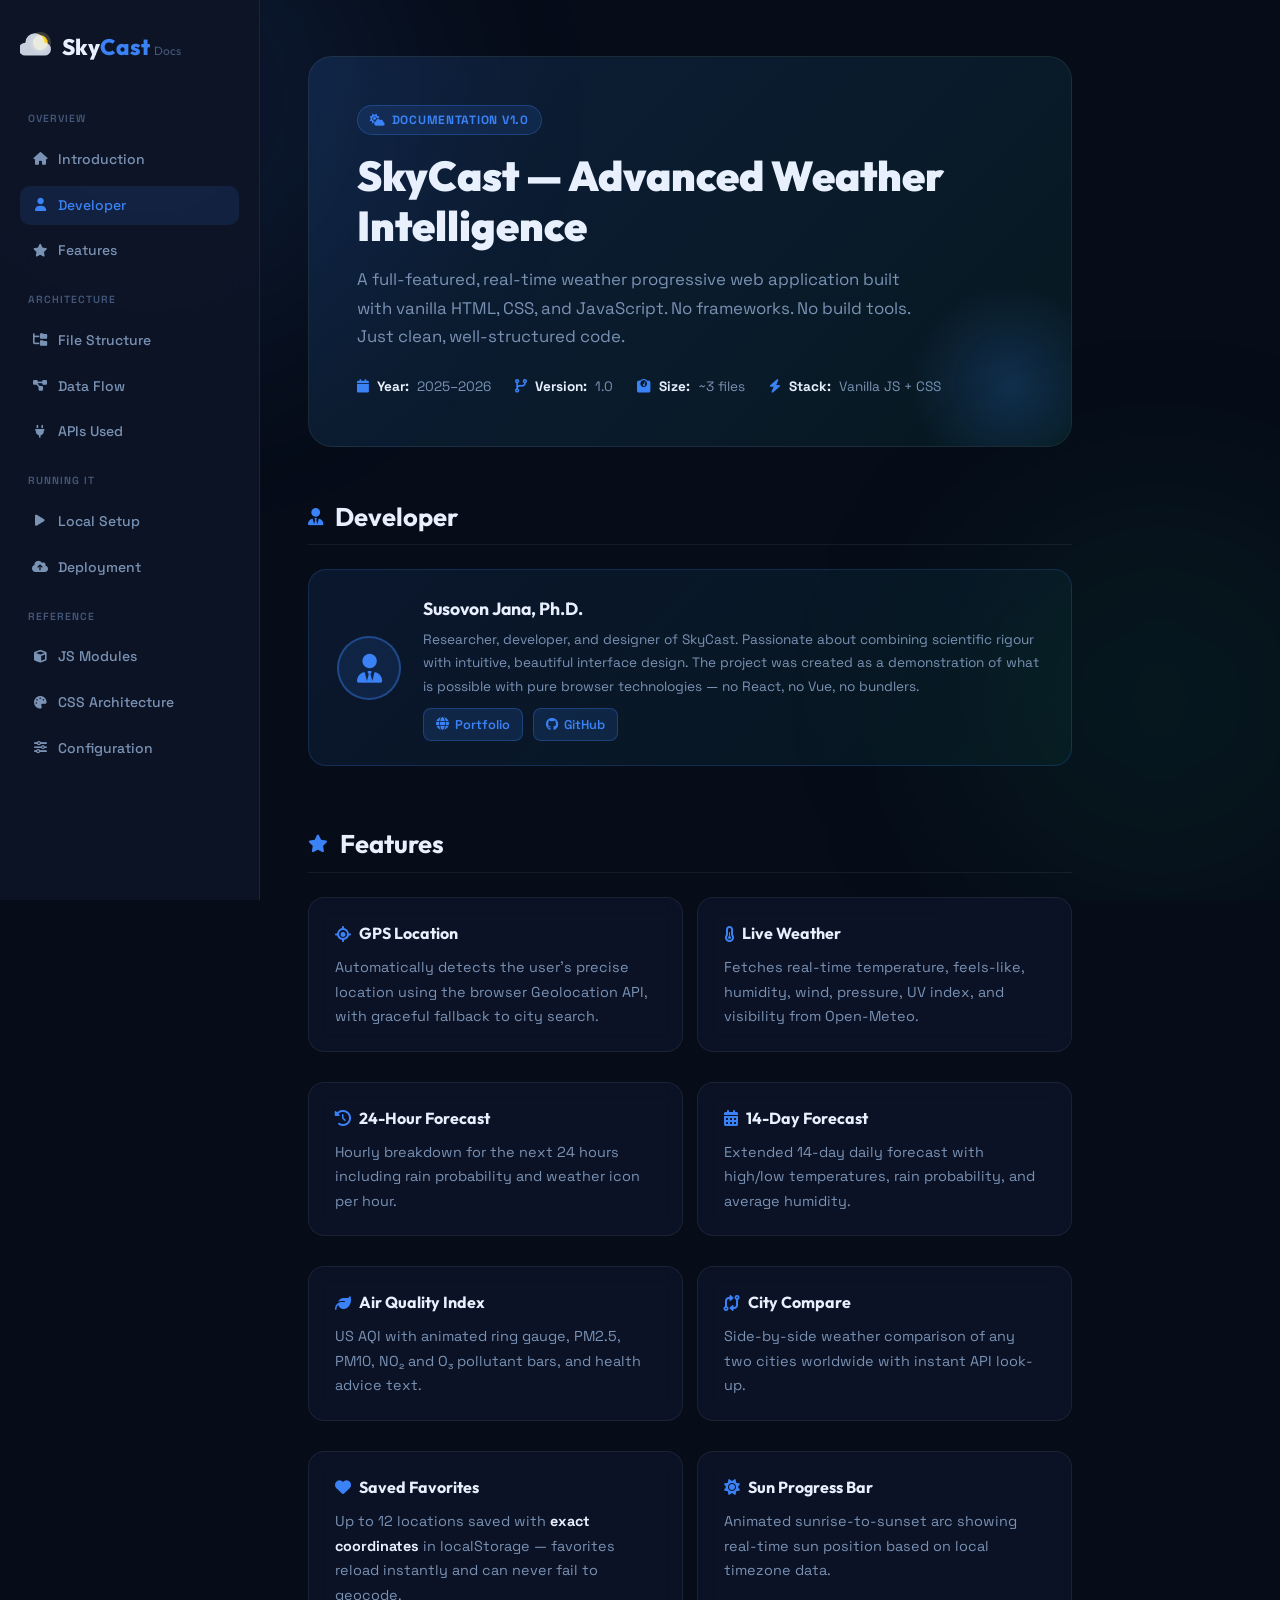
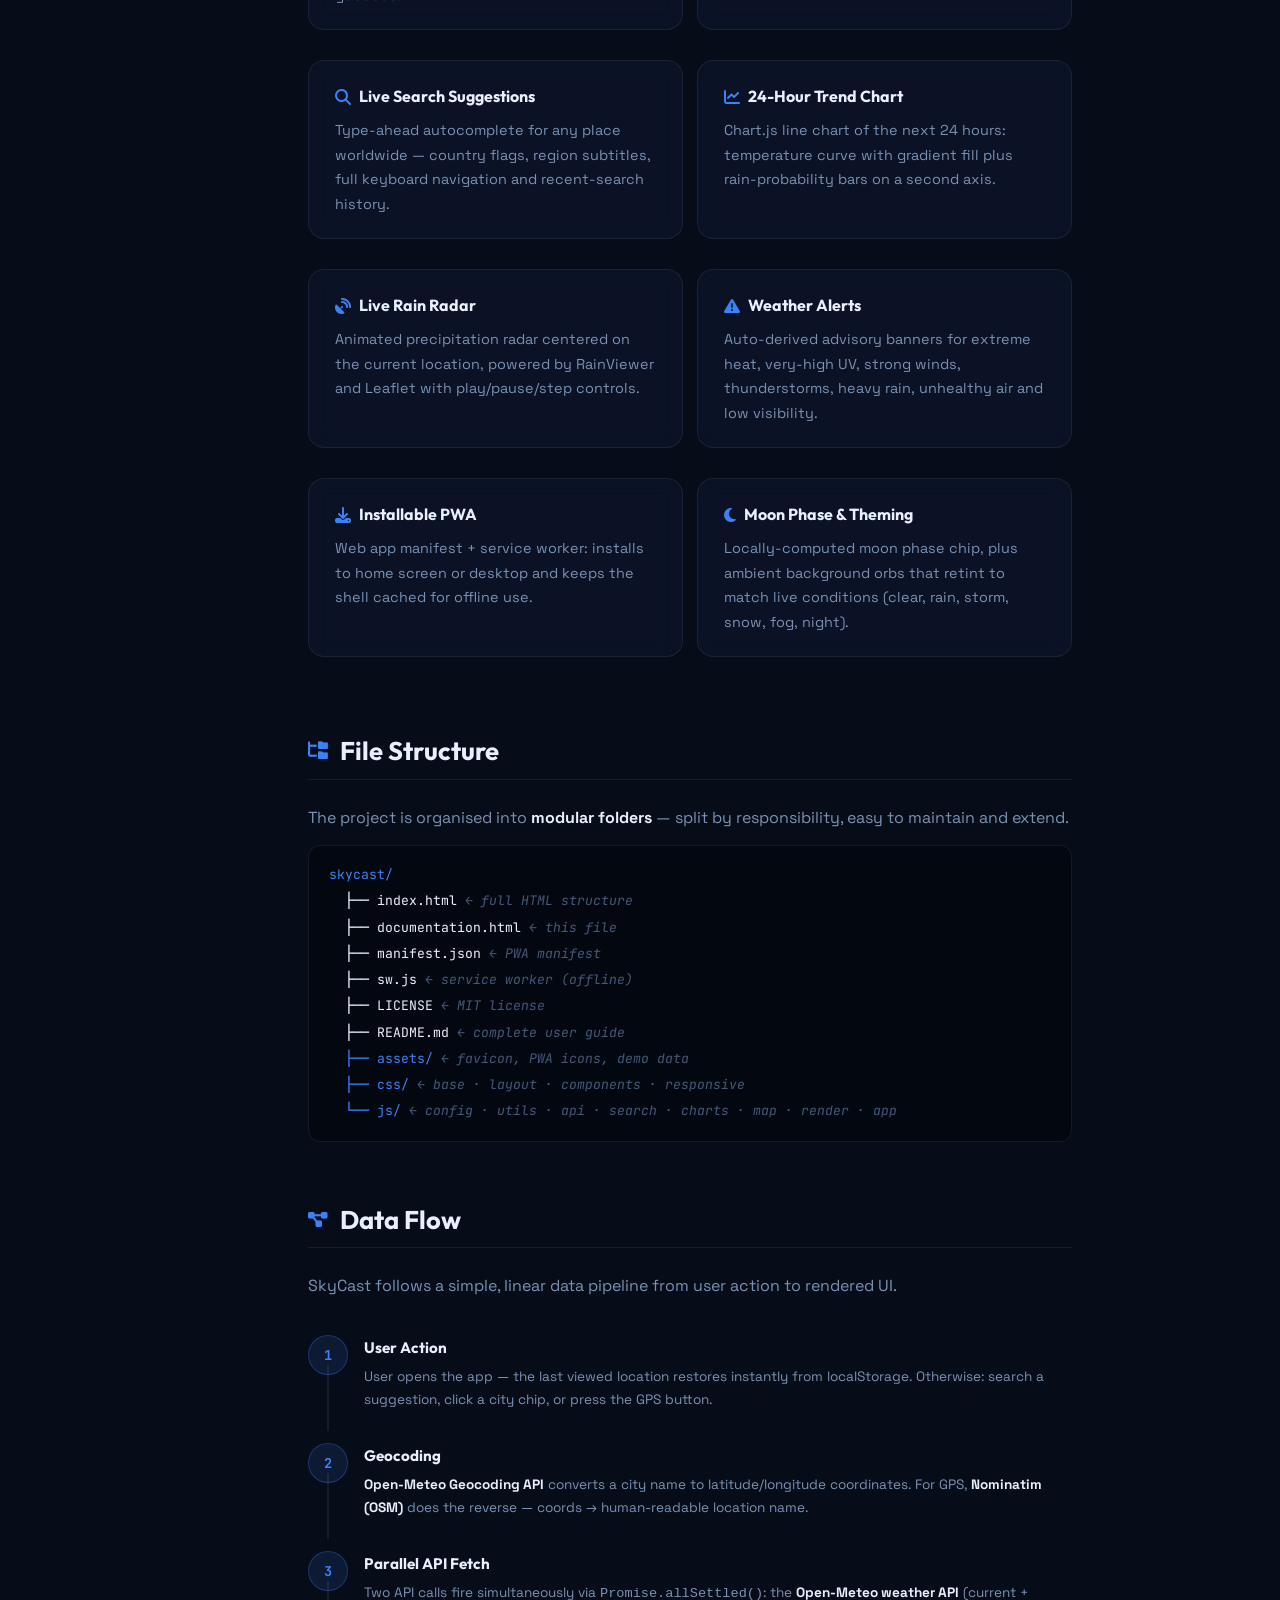
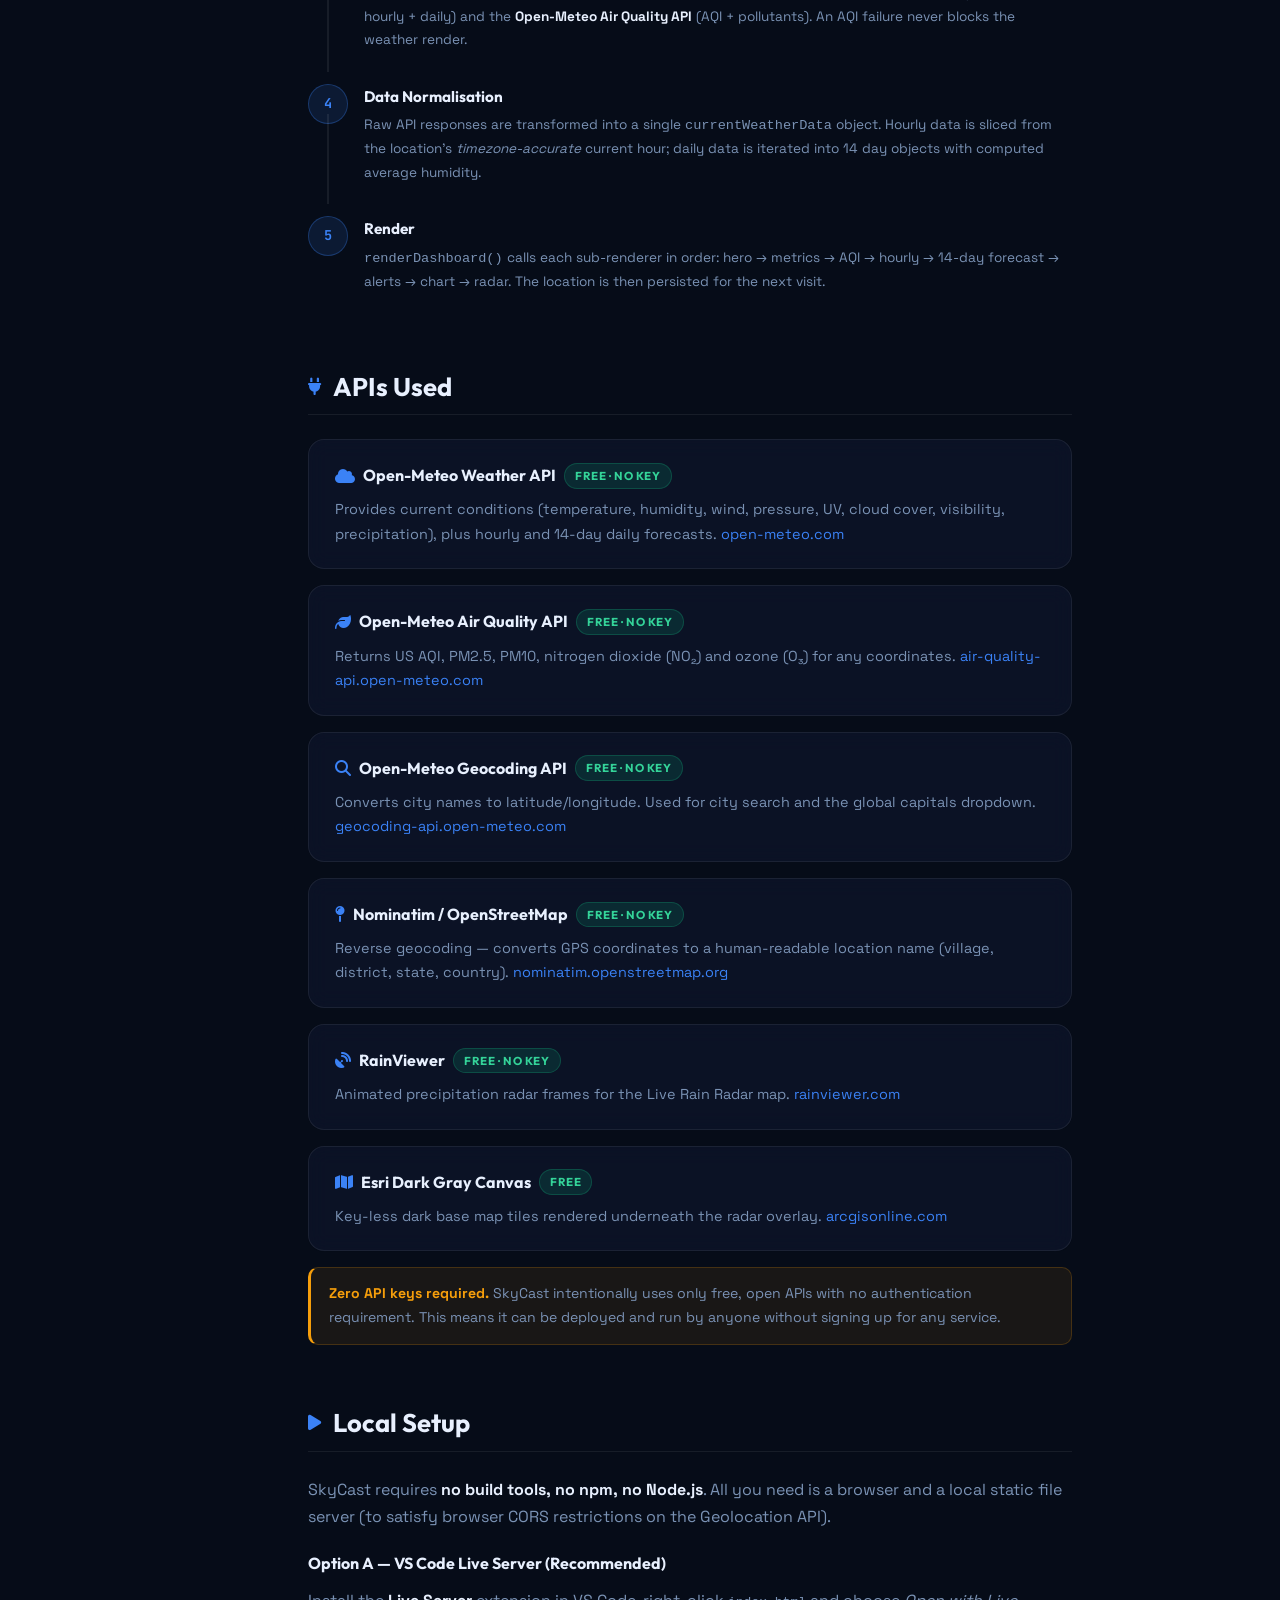
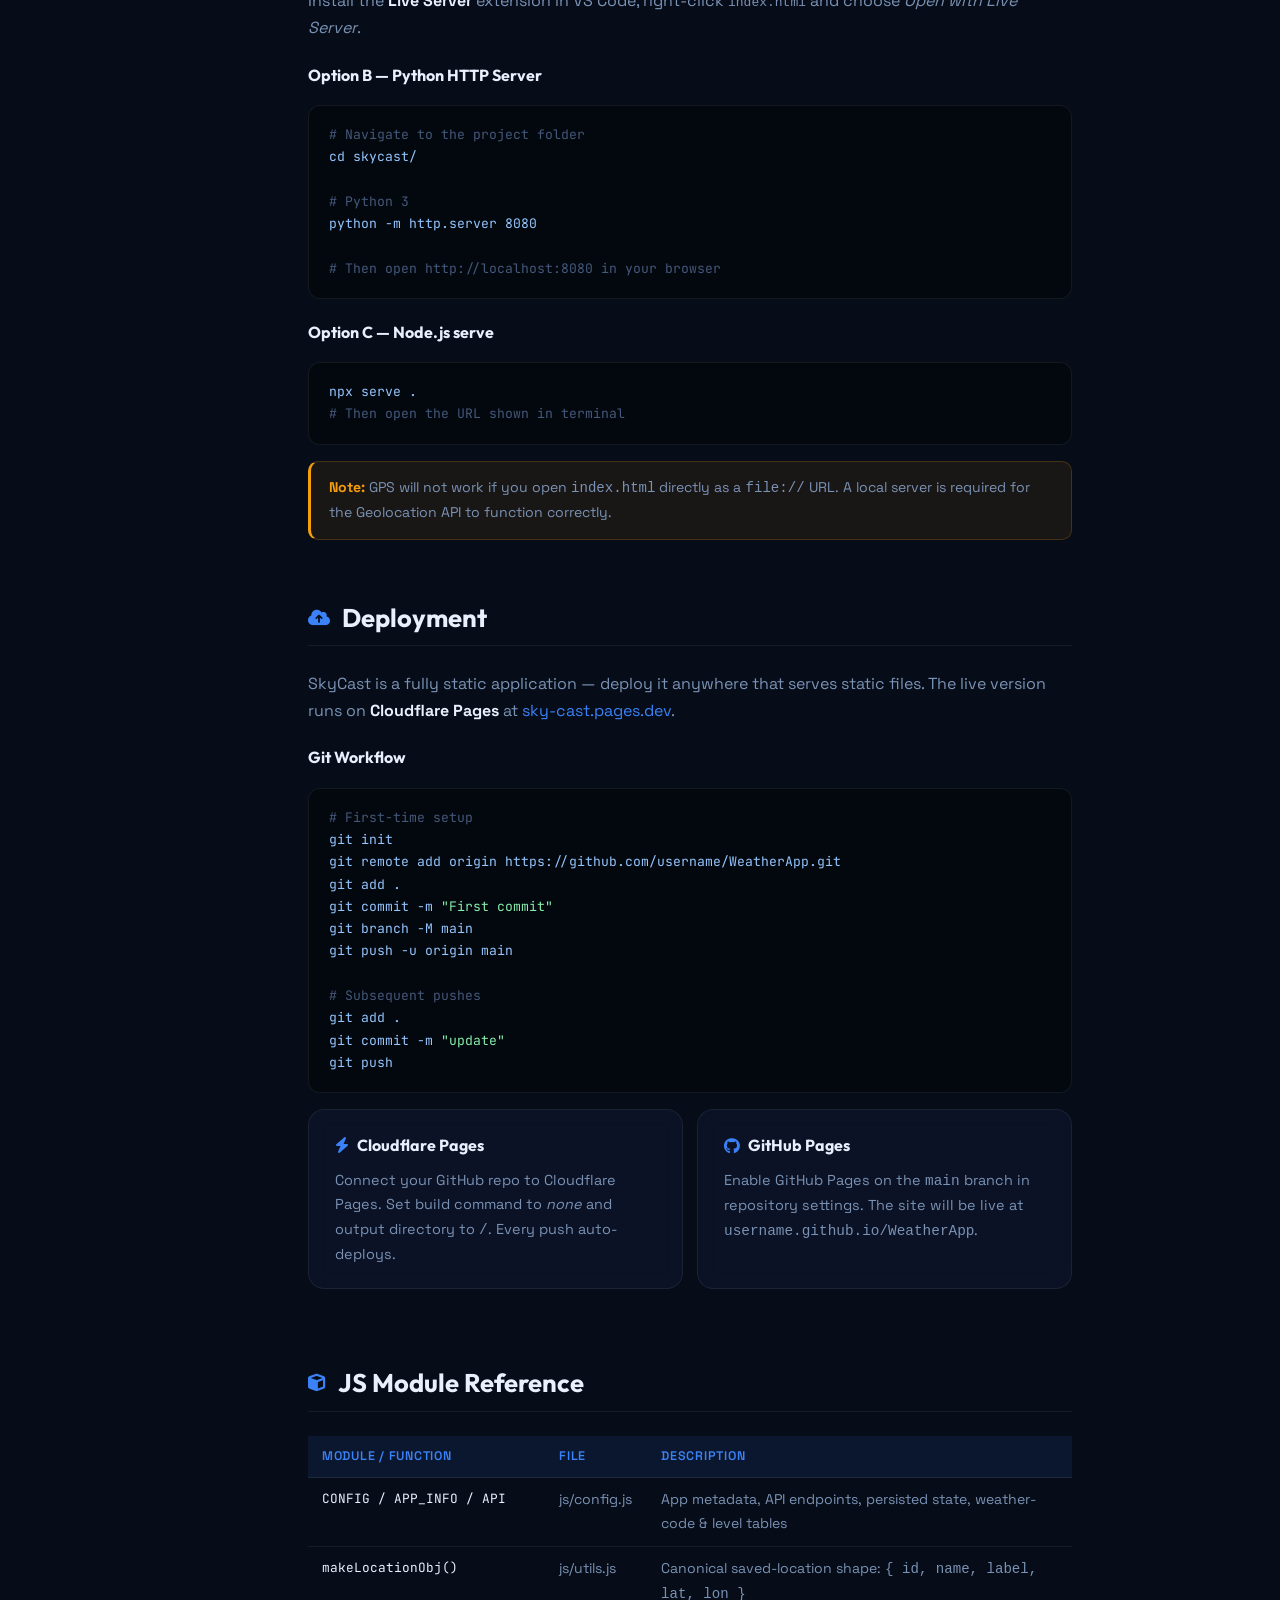
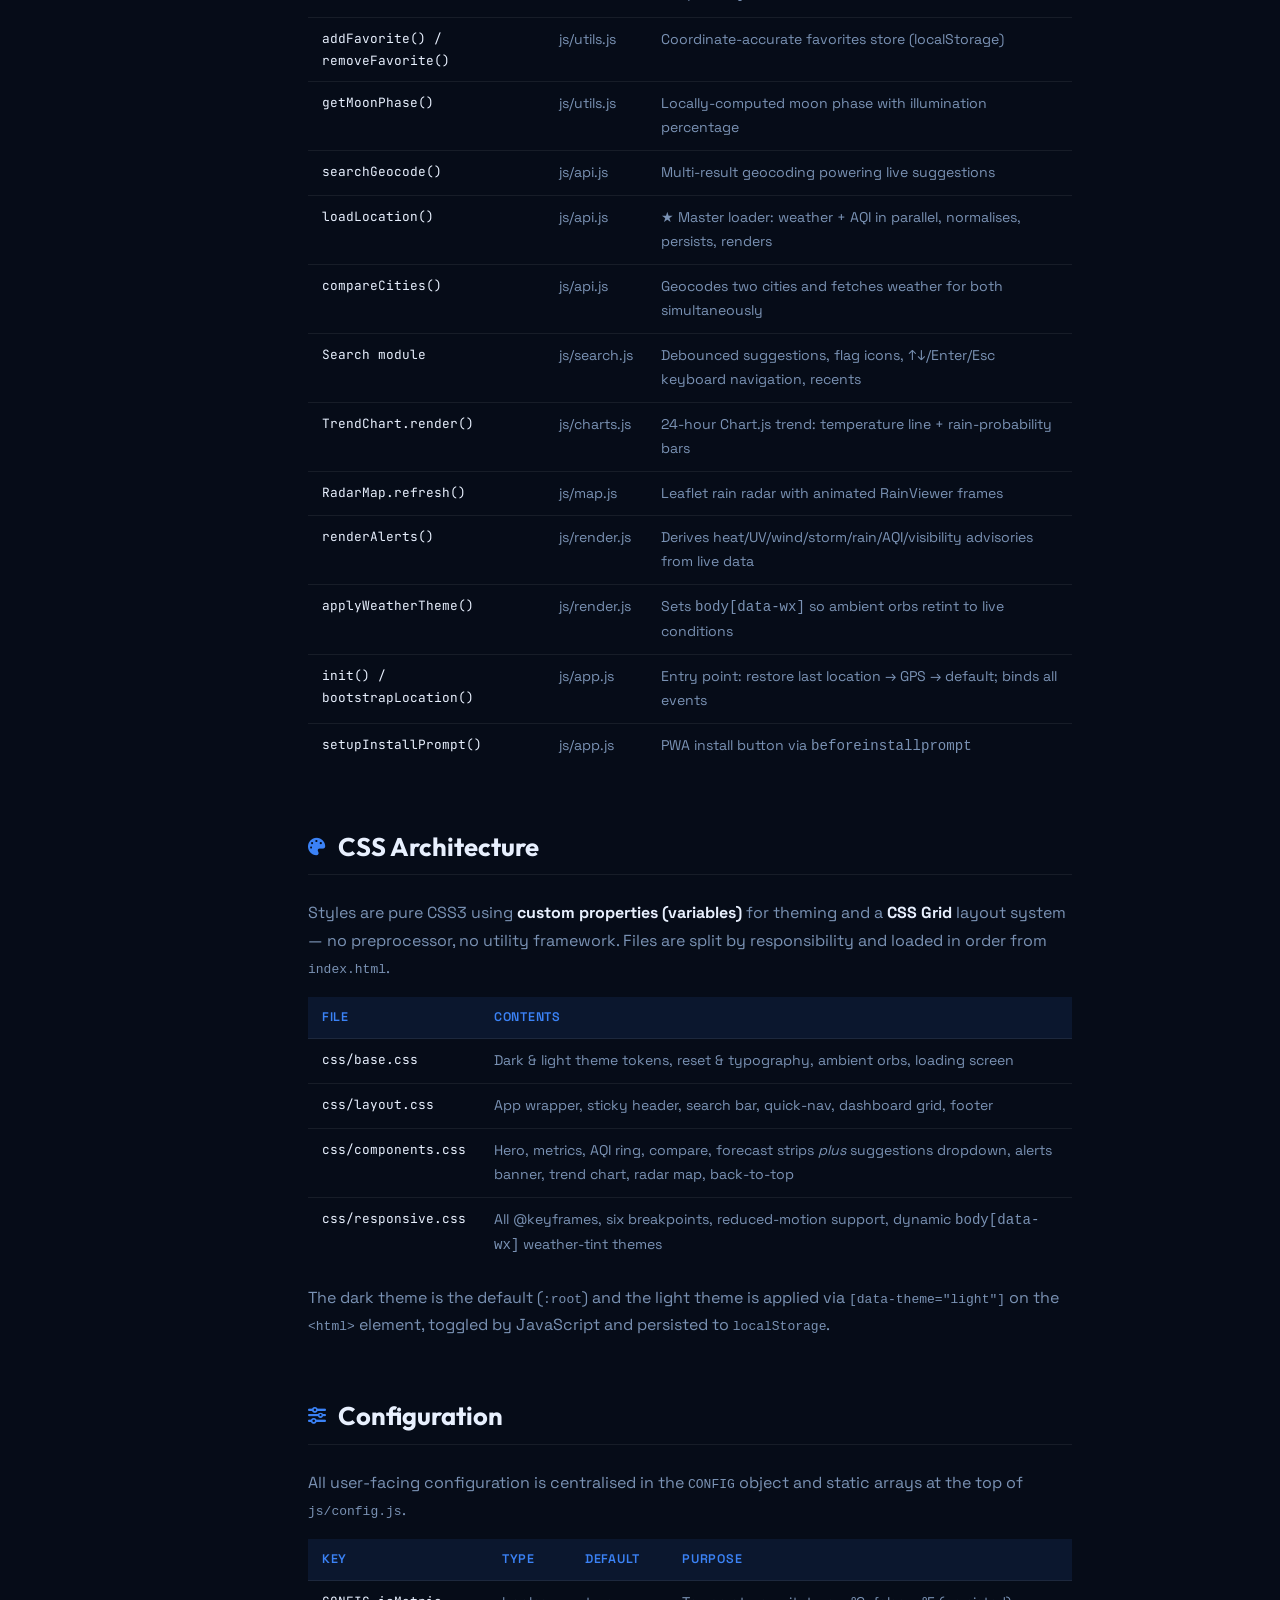
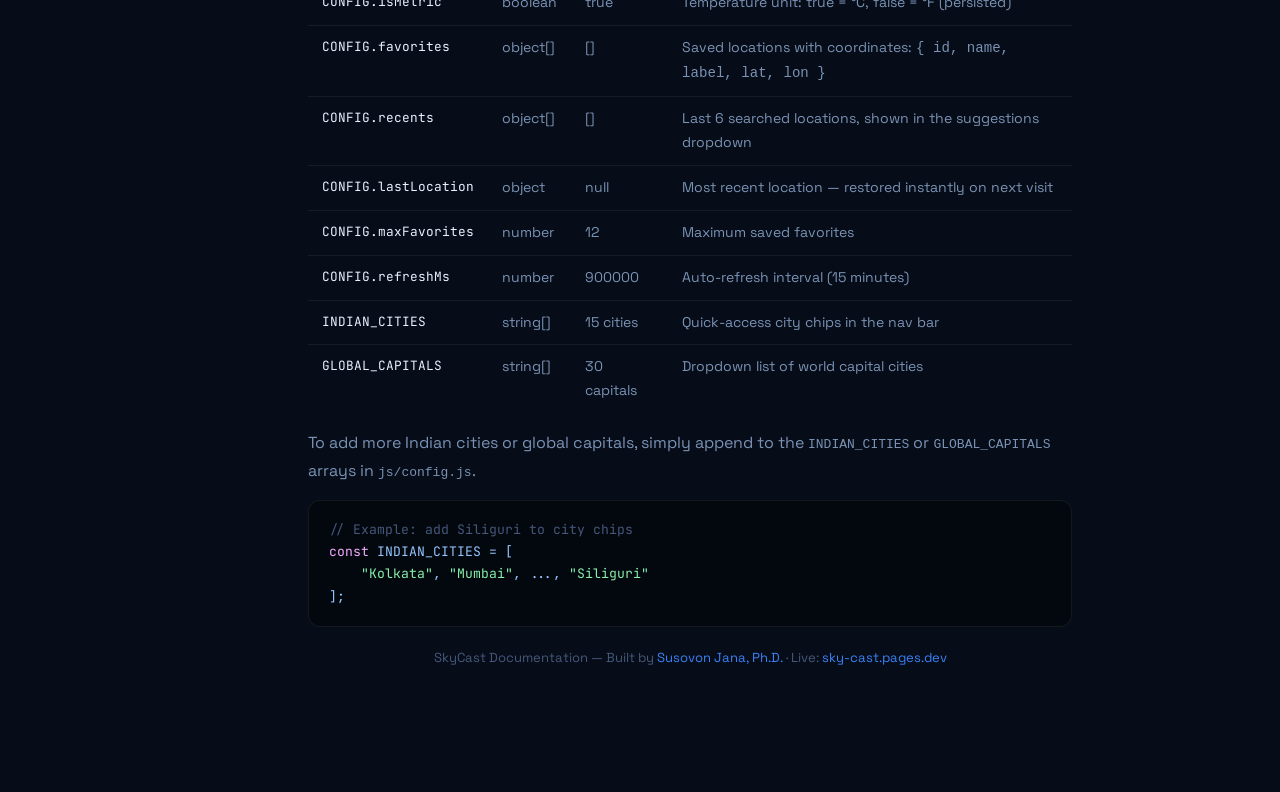
<file: documentation.html>
<!DOCTYPE html>
<html lang="en">
<head>
    <meta charset="UTF-8">
    <meta name="viewport" content="width=device-width, initial-scale=1.0">
    <title>SkyCast — Documentation</title>
    <link rel="preconnect" href="https://fonts.googleapis.com">
    <link href="https://fonts.googleapis.com/css2?family=Outfit:wght@300;400;600;700;900&family=JetBrains+Mono:wght@400;500&family=Space+Grotesk:wght@400;500;600&display=swap" rel="stylesheet">
    <link rel="stylesheet" href="https://cdnjs.cloudflare.com/ajax/libs/font-awesome/6.5.0/css/all.min.css">
    <style>
        :root {
            --bg:        #060c18;
            --surface:   #0d1526;
            --elevated:  #141f35;
            --border:    rgba(255,255,255,0.07);
            --accent:    #3b82f6;
            --accent-lo: rgba(59,130,246,0.12);
            --text:      #e8f0fe;
            --muted:     #7a92b4;
            --dim:       #44587a;
            --good:      #10b981;
            --warn:      #f59e0b;
        }

        *, *::before, *::after { margin:0; padding:0; box-sizing:border-box; }

        html { scroll-behavior: smooth; }

        body {
            font-family: 'Space Grotesk', system-ui, sans-serif;
            background: var(--bg);
            color: var(--text);
            min-height: 100vh;
            line-height: 1.7;
        }

        /* ── AMBIENT ── */
        .ambient {
            position: fixed; inset:0; z-index:0; pointer-events:none; overflow:hidden;
        }
        .orb {
            position:absolute; border-radius:50%; filter:blur(100px);
        }
        .orb-1 { width:500px;height:500px;background:rgba(59,130,246,0.1);top:-150px;left:-100px; }
        .orb-2 { width:400px;height:400px;background:rgba(16,185,129,0.07);bottom:0;right:-80px; }

        /* ── SIDEBAR NAV ── */
        .sidebar {
            position: fixed;
            left: 0; top: 0;
            width: 260px;
            height: 100vh;
            background: rgba(13,21,38,0.95);
            border-right: 1px solid var(--border);
            backdrop-filter: blur(16px);
            display: flex;
            flex-direction: column;
            padding: 28px 20px;
            gap: 6px;
            z-index: 100;
            overflow-y: auto;
        }

        .sidebar-brand {
            display: flex; align-items: center; gap: 10px;
            margin-bottom: 24px;
        }
        .sidebar-brand svg { width:32px;height:32px; }
        .sidebar-brand h1 { font-family:'Outfit',sans-serif;font-size:1.4rem;font-weight:800; }
        .brand-accent { color: var(--accent); }

        .nav-group-label {
            font-size: 0.65rem;
            text-transform: uppercase;
            letter-spacing: 0.1em;
            color: var(--dim);
            font-weight: 600;
            margin: 14px 0 6px 8px;
        }

        .nav-link {
            display: flex;
            align-items: center;
            gap: 10px;
            padding: 8px 12px;
            border-radius: 10px;
            color: var(--muted);
            text-decoration: none;
            font-size: 0.875rem;
            font-weight: 500;
            transition: background 0.2s, color 0.2s;
        }
        .nav-link i { width: 16px; text-align: center; font-size: 0.8rem; }
        .nav-link:hover { background: var(--accent-lo); color: var(--text); }
        .nav-link.active { background: var(--accent-lo); color: var(--accent); }

        /* ── MAIN CONTENT ── */
        .main {
            margin-left: 260px;
            position: relative;
            z-index: 1;
            max-width: 860px;
            padding: 56px 48px 80px;
        }

        /* ── HERO BANNER ── */
        .doc-hero {
            padding: 48px;
            background: linear-gradient(135deg, rgba(59,130,246,0.15), rgba(16,185,129,0.08));
            border: 1px solid var(--border);
            border-radius: 24px;
            margin-bottom: 48px;
            position: relative;
            overflow: hidden;
        }
        .doc-hero::after {
            content:'';
            position:absolute;
            right:-40px;bottom:-40px;
            width:200px;height:200px;
            background:radial-gradient(circle,rgba(59,130,246,0.2),transparent 70%);
        }
        .doc-hero-badge {
            display: inline-flex; align-items: center; gap: 6px;
            background: var(--accent-lo);
            border: 1px solid rgba(59,130,246,0.3);
            color: var(--accent);
            font-size: 0.75rem; font-weight: 700;
            padding: 4px 12px; border-radius: 20px;
            letter-spacing: 0.06em; text-transform: uppercase;
            margin-bottom: 16px;
        }
        .doc-hero h1 {
            font-family: 'Outfit', sans-serif;
            font-size: 2.6rem; font-weight: 900;
            line-height: 1.2;
            margin-bottom: 14px;
        }
        .doc-hero p {
            font-size: 1.05rem; color: var(--muted);
            max-width: 560px; line-height: 1.7;
        }
        .doc-hero-meta {
            display: flex; gap: 24px; margin-top: 24px; flex-wrap: wrap;
        }
        .meta-item {
            display: flex; align-items: center; gap: 8px;
            font-size: 0.85rem; color: var(--muted);
        }
        .meta-item i { color: var(--accent); }
        .meta-item strong { color: var(--text); }

        /* ── SECTIONS ── */
        section { margin-bottom: 56px; }

        .section-title {
            font-family: 'Outfit', sans-serif;
            font-size: 1.6rem; font-weight: 700;
            margin-bottom: 6px;
            display: flex; align-items: center; gap: 12px;
        }
        .section-title i { color: var(--accent); font-size: 1.1rem; }
        .section-divider {
            height: 1px; background: var(--border);
            margin-bottom: 24px;
        }

        p { color: var(--muted); margin-bottom: 14px; }
        p strong { color: var(--text); }
        p a { color: var(--accent); text-decoration: none; }
        p a:hover { text-decoration: underline; }

        /* ── CARD ── */
        .card {
            background: rgba(14,22,45,0.65);
            border: 1px solid var(--border);
            border-radius: 16px;
            padding: 22px 26px;
            margin-bottom: 16px;
            backdrop-filter: blur(10px);
        }
        .card h3 {
            font-family: 'Outfit', sans-serif;
            font-size: 1rem; font-weight: 700;
            margin-bottom: 8px;
            display: flex; align-items: center; gap: 8px;
        }
        .card h3 i { color: var(--accent); }
        .card p { margin-bottom: 0; font-size: 0.9rem; }

        /* ── GRID ── */
        .grid-2 { display: grid; grid-template-columns: 1fr 1fr; gap: 14px; }

        /* ── CODE BLOCK ── */
        .code-block {
            background: rgba(0,0,0,0.4);
            border: 1px solid var(--border);
            border-radius: 12px;
            padding: 18px 20px;
            margin: 16px 0;
            overflow-x: auto;
        }
        .code-block pre {
            font-family: 'JetBrains Mono', monospace;
            font-size: 0.82rem;
            color: #93c5fd;
            white-space: pre;
        }
        .code-block .comment { color: var(--dim); }
        .code-block .string  { color: #86efac; }
        .code-block .keyword { color: #f0abfc; }

        /* ── TABLE ── */
        table {
            width: 100%;
            border-collapse: collapse;
            margin: 16px 0;
            font-size: 0.88rem;
        }
        th {
            text-align: left;
            padding: 10px 14px;
            background: rgba(59,130,246,0.1);
            color: var(--accent);
            font-weight: 600;
            font-size: 0.78rem;
            text-transform: uppercase;
            letter-spacing: 0.06em;
            border-bottom: 1px solid var(--border);
        }
        td {
            padding: 10px 14px;
            border-bottom: 1px solid var(--border);
            color: var(--muted);
            vertical-align: top;
        }
        td:first-child { color: var(--text); font-family: 'JetBrains Mono', monospace; font-size: 0.8rem; }
        tr:last-child td { border-bottom: none; }

        /* ── BADGES ── */
        .badge {
            display: inline-block;
            padding: 2px 10px; border-radius: 20px;
            font-size: 0.72rem; font-weight: 700;
            text-transform: uppercase; letter-spacing: 0.05em;
        }
        .badge-blue   { background:rgba(59,130,246,0.15); color:#60a5fa; border:1px solid rgba(59,130,246,0.25); }
        .badge-green  { background:rgba(16,185,129,0.15); color:#34d399; border:1px solid rgba(16,185,129,0.25); }
        .badge-yellow { background:rgba(245,158,11,0.15); color:#fbbf24; border:1px solid rgba(245,158,11,0.25); }

        /* ── FLOW DIAGRAM ── */
        .flow {
            display: flex;
            flex-direction: column;
            gap: 0;
            margin: 20px 0;
        }
        .flow-step {
            display: flex;
            align-items: flex-start;
            gap: 16px;
            padding: 16px 0;
            position: relative;
        }
        .flow-step:not(:last-child)::after {
            content:'';
            position:absolute;
            left:19px; top:46px;
            width:2px; bottom:-4px;
            background: var(--border);
        }
        .flow-num {
            width: 40px; height: 40px;
            border-radius: 50%;
            background: var(--accent-lo);
            border: 1px solid rgba(59,130,246,0.3);
            color: var(--accent);
            display: flex; align-items: center; justify-content: center;
            font-family: 'JetBrains Mono', monospace;
            font-size: 0.85rem; font-weight: 700;
            flex-shrink: 0;
        }
        .flow-body h4 {
            font-family: 'Outfit', sans-serif;
            font-size: 0.95rem; font-weight: 700;
            margin-bottom: 4px; color: var(--text);
        }
        .flow-body p { margin: 0; font-size: 0.85rem; }

        /* ── AUTHOR CARD ── */
        .author-card {
            display: flex;
            align-items: center;
            gap: 22px;
            background: linear-gradient(135deg, rgba(59,130,246,0.1), rgba(16,185,129,0.06));
            border: 1px solid rgba(59,130,246,0.2);
            border-radius: 18px;
            padding: 24px 28px;
        }
        .author-avatar {
            width: 64px; height: 64px;
            border-radius: 50%;
            background: var(--accent-lo);
            border: 2px solid rgba(59,130,246,0.4);
            display: flex; align-items: center; justify-content: center;
            font-size: 1.8rem; color: var(--accent);
            flex-shrink: 0;
        }
        .author-info h3 { font-family:'Outfit',sans-serif;font-size:1.1rem;font-weight:700;margin-bottom:4px; }
        .author-info p  { font-size:0.85rem;margin-bottom:0; }
        .author-links { display:flex;gap:10px;margin-top:10px; }
        .author-link {
            display:flex;align-items:center;gap:6px;
            padding:5px 12px;
            background:rgba(59,130,246,0.15);
            border:1px solid rgba(59,130,246,0.3);
            border-radius:8px;
            color:var(--accent);font-size:0.8rem;font-weight:600;
            text-decoration:none;transition:background 0.2s;
        }
        .author-link:hover { background:rgba(59,130,246,0.28); }

        /* ── HIGHLIGHT ── */
        .highlight-box {
            background: rgba(245,158,11,0.08);
            border: 1px solid rgba(245,158,11,0.2);
            border-left: 3px solid var(--warn);
            border-radius: 10px;
            padding: 14px 18px;
            margin: 16px 0;
        }
        .highlight-box p { margin:0; font-size:0.88rem; color:var(--muted); }
        .highlight-box strong { color: var(--warn); }

        /* ── FILE TREE ── */
        .file-tree {
            background: rgba(0,0,0,0.35);
            border: 1px solid var(--border);
            border-radius: 12px;
            padding: 16px 20px;
            font-family: 'JetBrains Mono', monospace;
            font-size: 0.82rem;
            color: var(--muted);
            line-height: 2;
        }
        .file-tree .dir   { color: var(--accent); }
        .file-tree .file  { color: var(--text); }
        .file-tree .note  { color: var(--dim); font-style:italic; }

        /* ── RESPONSIVE ── */
        @media (max-width: 900px) {
            .sidebar { transform: translateX(-260px); }
            .main { margin-left: 0; padding: 32px 20px 60px; }
            .grid-2 { grid-template-columns: 1fr; }
            .doc-hero { padding: 28px; }
            .doc-hero h1 { font-size: 1.8rem; }
            .author-card { flex-direction: column; }
        }
    </style>
</head>
<body>

<div class="ambient">
    <div class="orb orb-1"></div>
    <div class="orb orb-2"></div>
</div>

<!-- ══════════ SIDEBAR NAV ══════════ -->
<nav class="sidebar">
    <div class="sidebar-brand">
        <svg viewBox="0 0 60 60" xmlns="http://www.w3.org/2000/svg">
            <circle cx="38" cy="22" r="14" fill="#facc15"/>
            <circle cx="38" cy="22" r="20" fill="#fde68a" opacity="0.2"/>
            <path d="M10 46 A12 12 0 0 1 10 22 A16 16 0 0 1 46 22 A12 12 0 0 1 46 46Z" fill="#e8f0fe" opacity="0.85"/>
        </svg>
        <h1>Sky<span class="brand-accent">Cast</span> <span style="font-size:0.75rem;color:var(--dim);font-weight:400;">Docs</span></h1>
    </div>

    <span class="nav-group-label">Overview</span>
    <a href="#overview"   class="nav-link active"><i class="fas fa-house"></i> Introduction</a>
    <a href="#developer"  class="nav-link"><i class="fas fa-user"></i> Developer</a>
    <a href="#features"   class="nav-link"><i class="fas fa-star"></i> Features</a>

    <span class="nav-group-label">Architecture</span>
    <a href="#structure"  class="nav-link"><i class="fas fa-folder-tree"></i> File Structure</a>
    <a href="#data-flow"  class="nav-link"><i class="fas fa-diagram-project"></i> Data Flow</a>
    <a href="#apis"       class="nav-link"><i class="fas fa-plug"></i> APIs Used</a>

    <span class="nav-group-label">Running It</span>
    <a href="#setup"      class="nav-link"><i class="fas fa-play"></i> Local Setup</a>
    <a href="#deployment" class="nav-link"><i class="fas fa-cloud-upload-alt"></i> Deployment</a>

    <span class="nav-group-label">Reference</span>
    <a href="#modules"    class="nav-link"><i class="fas fa-cube"></i> JS Modules</a>
    <a href="#css"        class="nav-link"><i class="fas fa-palette"></i> CSS Architecture</a>
    <a href="#config"     class="nav-link"><i class="fas fa-sliders"></i> Configuration</a>
</nav>

<!-- ══════════ MAIN CONTENT ══════════ -->
<main class="main">

    <!-- Hero -->
    <div class="doc-hero" id="overview">
        <div class="doc-hero-badge"><i class="fas fa-cloud-sun"></i> Documentation v1.0</div>
        <h1>SkyCast — Advanced Weather Intelligence</h1>
        <p>A full-featured, real-time weather progressive web application built with vanilla HTML, CSS, and JavaScript. No frameworks. No build tools. Just clean, well-structured code.</p>
        <div class="doc-hero-meta">
            <div class="meta-item"><i class="fas fa-calendar"></i> <strong>Year:</strong> 2025–2026</div>
            <div class="meta-item"><i class="fas fa-code-branch"></i> <strong>Version:</strong> 1.0</div>
            <div class="meta-item"><i class="fas fa-weight-scale"></i> <strong>Size:</strong> ~3 files </div>
            <div class="meta-item"><i class="fas fa-bolt"></i> <strong>Stack:</strong> Vanilla JS + CSS</div>
        </div>
    </div>

    <!-- Developer -->
    <section id="developer">
        <h2 class="section-title"><i class="fas fa-user-tie"></i> Developer</h2>
        <div class="section-divider"></div>
        <div class="author-card">
            <div class="author-avatar"><i class="fas fa-user-tie"></i></div>
            <div class="author-info">
                <h3>Susovon Jana, Ph.D.</h3>
                <p>Researcher, developer, and designer of SkyCast. Passionate about combining scientific rigour with intuitive, beautiful interface design. The project was created as a demonstration of what is possible with pure browser technologies — no React, no Vue, no bundlers.</p>
                <div class="author-links">
                    <a href="https://dr-susovon.pages.dev" target="_blank" class="author-link">
                        <i class="fas fa-globe"></i> Portfolio
                    </a>
                    <a href="https://github.com/susovon-jana" target="_blank" class="author-link">
                        <i class="fab fa-github"></i> GitHub
                    </a>
                </div>
            </div>
        </div>
    </section>

    <!-- Features -->
    <section id="features">
        <h2 class="section-title"><i class="fas fa-star"></i> Features</h2>
        <div class="section-divider"></div>
        <div class="grid-2">
            <div class="card">
                <h3><i class="fas fa-location-crosshairs"></i> GPS Location</h3>
                <p>Automatically detects the user's precise location using the browser Geolocation API, with graceful fallback to city search.</p>
            </div>
            <div class="card">
                <h3><i class="fas fa-temperature-half"></i> Live Weather</h3>
                <p>Fetches real-time temperature, feels-like, humidity, wind, pressure, UV index, and visibility from Open-Meteo.</p>
            </div>
            <div class="card">
                <h3><i class="fas fa-clock-rotate-left"></i> 24-Hour Forecast</h3>
                <p>Hourly breakdown for the next 24 hours including rain probability and weather icon per hour.</p>
            </div>
            <div class="card">
                <h3><i class="fas fa-calendar-days"></i> 14-Day Forecast</h3>
                <p>Extended 14-day daily forecast with high/low temperatures, rain probability, and average humidity.</p>
            </div>
            <div class="card">
                <h3><i class="fas fa-leaf"></i> Air Quality Index</h3>
                <p>US AQI with animated ring gauge, PM2.5, PM10, NO₂ and O₃ pollutant bars, and health advice text.</p>
            </div>
            <div class="card">
                <h3><i class="fas fa-code-compare"></i> City Compare</h3>
                <p>Side-by-side weather comparison of any two cities worldwide with instant API look-up.</p>
            </div>
            <div class="card">
                <h3><i class="fas fa-heart"></i> Saved Favorites</h3>
                <p>Up to 12 locations saved with <strong>exact coordinates</strong> in localStorage — favorites reload instantly and can never fail to geocode.</p>
            </div>
            <div class="card">
                <h3><i class="fas fa-sun"></i> Sun Progress Bar</h3>
                <p>Animated sunrise-to-sunset arc showing real-time sun position based on local timezone data.</p>
            </div>
            <div class="card">
                <h3><i class="fas fa-magnifying-glass"></i> Live Search Suggestions</h3>
                <p>Type-ahead autocomplete for any place worldwide — country flags, region subtitles, full keyboard navigation and recent-search history.</p>
            </div>
            <div class="card">
                <h3><i class="fas fa-chart-line"></i> 24-Hour Trend Chart</h3>
                <p>Chart.js line chart of the next 24 hours: temperature curve with gradient fill plus rain-probability bars on a second axis.</p>
            </div>
            <div class="card">
                <h3><i class="fas fa-satellite-dish"></i> Live Rain Radar</h3>
                <p>Animated precipitation radar centered on the current location, powered by RainViewer and Leaflet with play/pause/step controls.</p>
            </div>
            <div class="card">
                <h3><i class="fas fa-triangle-exclamation"></i> Weather Alerts</h3>
                <p>Auto-derived advisory banners for extreme heat, very-high UV, strong winds, thunderstorms, heavy rain, unhealthy air and low visibility.</p>
            </div>
            <div class="card">
                <h3><i class="fas fa-download"></i> Installable PWA</h3>
                <p>Web app manifest + service worker: installs to home screen or desktop and keeps the shell cached for offline use.</p>
            </div>
            <div class="card">
                <h3><i class="fas fa-moon"></i> Moon Phase &amp; Theming</h3>
                <p>Locally-computed moon phase chip, plus ambient background orbs that retint to match live conditions (clear, rain, storm, snow, fog, night).</p>
            </div>
        </div>
    </section>

    <!-- File Structure -->
    <section id="structure">
        <h2 class="section-title"><i class="fas fa-folder-tree"></i> File Structure</h2>
        <div class="section-divider"></div>
        <p>The project is organised into <strong>modular folders</strong> — split by responsibility, easy to maintain and extend.</p>

        <div class="file-tree">
            <span class="dir">skycast/</span><br>
            &nbsp;&nbsp;<span class="file">├── index.html</span>         <span class="note">← full HTML structure</span><br>
            &nbsp;&nbsp;<span class="file">├── documentation.html</span> <span class="note">← this file</span><br>
            &nbsp;&nbsp;<span class="file">├── manifest.json</span>      <span class="note">← PWA manifest</span><br>
            &nbsp;&nbsp;<span class="file">├── sw.js</span>              <span class="note">← service worker (offline)</span><br>
            &nbsp;&nbsp;<span class="file">├── LICENSE</span>            <span class="note">← MIT license</span><br>
            &nbsp;&nbsp;<span class="file">├── README.md</span>          <span class="note">← complete user guide</span><br>
            &nbsp;&nbsp;<span class="dir">├── assets/</span>            <span class="note">← favicon, PWA icons, demo data</span><br>
            &nbsp;&nbsp;<span class="dir">├── css/</span>               <span class="note">← base · layout · components · responsive</span><br>
            &nbsp;&nbsp;<span class="dir">└── js/</span>                <span class="note">← config · utils · api · search · charts · map · render · app</span>
        </div>
    </section>

    <!-- Data Flow -->
    <section id="data-flow">
        <h2 class="section-title"><i class="fas fa-diagram-project"></i> Data Flow</h2>
        <div class="section-divider"></div>
        <p>SkyCast follows a simple, linear data pipeline from user action to rendered UI.</p>

        <div class="flow">
            <div class="flow-step">
                <div class="flow-num">1</div>
                <div class="flow-body">
                    <h4>User Action</h4>
                    <p>User opens the app — the last viewed location restores instantly from localStorage. Otherwise: search a suggestion, click a city chip, or press the GPS button.</p>
                </div>
            </div>
            <div class="flow-step">
                <div class="flow-num">2</div>
                <div class="flow-body">
                    <h4>Geocoding</h4>
                    <p><strong>Open-Meteo Geocoding API</strong> converts a city name to latitude/longitude coordinates. For GPS, <strong>Nominatim (OSM)</strong> does the reverse — coords → human-readable location name.</p>
                </div>
            </div>
            <div class="flow-step">
                <div class="flow-num">3</div>
                <div class="flow-body">
                    <h4>Parallel API Fetch</h4>
                    <p>Two API calls fire simultaneously via <code>Promise.allSettled()</code>: the <strong>Open-Meteo weather API</strong> (current + hourly + daily) and the <strong>Open-Meteo Air Quality API</strong> (AQI + pollutants). An AQI failure never blocks the weather render.</p>
                </div>
            </div>
            <div class="flow-step">
                <div class="flow-num">4</div>
                <div class="flow-body">
                    <h4>Data Normalisation</h4>
                    <p>Raw API responses are transformed into a single <code>currentWeatherData</code> object. Hourly data is sliced from the location's <em>timezone-accurate</em> current hour; daily data is iterated into 14 day objects with computed average humidity.</p>
                </div>
            </div>
            <div class="flow-step">
                <div class="flow-num">5</div>
                <div class="flow-body">
                    <h4>Render</h4>
                    <p><code>renderDashboard()</code> calls each sub-renderer in order: hero → metrics → AQI → hourly → 14-day forecast → alerts → chart → radar. The location is then persisted for the next visit.</p>
                </div>
            </div>
        </div>
    </section>

    <!-- APIs -->
    <section id="apis">
        <h2 class="section-title"><i class="fas fa-plug"></i> APIs Used</h2>
        <div class="section-divider"></div>

        <div class="card">
            <h3><i class="fas fa-cloud"></i> Open-Meteo Weather API <span class="badge badge-green">Free · No Key</span></h3>
            <p>Provides current conditions (temperature, humidity, wind, pressure, UV, cloud cover, visibility, precipitation), plus hourly and 14-day daily forecasts. <a href="https://open-meteo.com" target="_blank">open-meteo.com</a></p>
        </div>

        <div class="card">
            <h3><i class="fas fa-leaf"></i> Open-Meteo Air Quality API <span class="badge badge-green">Free · No Key</span></h3>
            <p>Returns US AQI, PM2.5, PM10, nitrogen dioxide (NO₂) and ozone (O₃) for any coordinates. <a href="https://air-quality-api.open-meteo.com" target="_blank">air-quality-api.open-meteo.com</a></p>
        </div>

        <div class="card">
            <h3><i class="fas fa-magnifying-glass"></i> Open-Meteo Geocoding API <span class="badge badge-green">Free · No Key</span></h3>
            <p>Converts city names to latitude/longitude. Used for city search and the global capitals dropdown. <a href="https://geocoding-api.open-meteo.com" target="_blank">geocoding-api.open-meteo.com</a></p>
        </div>

        <div class="card">
            <h3><i class="fas fa-map-pin"></i> Nominatim / OpenStreetMap <span class="badge badge-green">Free · No Key</span></h3>
            <p>Reverse geocoding — converts GPS coordinates to a human-readable location name (village, district, state, country). <a href="https://nominatim.openstreetmap.org" target="_blank">nominatim.openstreetmap.org</a></p>
        </div>

        <div class="card">
            <h3><i class="fas fa-satellite-dish"></i> RainViewer <span class="badge badge-green">Free · No Key</span></h3>
            <p>Animated precipitation radar frames for the Live Rain Radar map. <a href="https://www.rainviewer.com" target="_blank">rainviewer.com</a></p>
        </div>

        <div class="card">
            <h3><i class="fas fa-map"></i> Esri Dark Gray Canvas <span class="badge badge-green">Free</span></h3>
            <p>Key-less dark base map tiles rendered underneath the radar overlay. <a href="https://www.arcgis.com/home/item.html?id=3b6a2d5b4b3f4a6c9a1f4e0d2b8a9c7e" target="_blank">arcgisonline.com</a></p>
        </div>

        <div class="highlight-box">
            <p><strong>Zero API keys required.</strong> SkyCast intentionally uses only free, open APIs with no authentication requirement. This means it can be deployed and run by anyone without signing up for any service.</p>
        </div>
    </section>

    <!-- Setup -->
    <section id="setup">
        <h2 class="section-title"><i class="fas fa-play"></i> Local Setup</h2>
        <div class="section-divider"></div>
        <p>SkyCast requires <strong>no build tools, no npm, no Node.js</strong>. All you need is a browser and a local static file server (to satisfy browser CORS restrictions on the Geolocation API).</p>

        <h3 style="font-family:'Outfit',sans-serif;margin:20px 0 10px;font-size:1rem;">Option A — VS Code Live Server (Recommended)</h3>
        <p>Install the <strong>Live Server</strong> extension in VS Code, right-click <code>index.html</code> and choose <em>Open with Live Server</em>.</p>

        <h3 style="font-family:'Outfit',sans-serif;margin:20px 0 10px;font-size:1rem;">Option B — Python HTTP Server</h3>
        <div class="code-block">
<pre><span class="comment"># Navigate to the project folder</span>
cd skycast/

<span class="comment"># Python 3</span>
python -m http.server 8080

<span class="comment"># Then open http://localhost:8080 in your browser</span></pre>
        </div>

        <h3 style="font-family:'Outfit',sans-serif;margin:20px 0 10px;font-size:1rem;">Option C — Node.js serve</h3>
        <div class="code-block">
<pre>npx serve .
<span class="comment"># Then open the URL shown in terminal</span></pre>
        </div>

        <div class="highlight-box">
            <p><strong>Note:</strong> GPS will not work if you open <code>index.html</code> directly as a <code>file://</code> URL. A local server is required for the Geolocation API to function correctly.</p>
        </div>
    </section>

    <!-- Deployment -->
    <section id="deployment">
        <h2 class="section-title"><i class="fas fa-cloud-upload-alt"></i> Deployment</h2>
        <div class="section-divider"></div>
        <p>SkyCast is a fully static application — deploy it anywhere that serves static files. The live version runs on <strong>Cloudflare Pages</strong> at <a href="https://sky-cast.pages.dev" target="_blank">sky-cast.pages.dev</a>.</p>

        <h3 style="font-family:'Outfit',sans-serif;margin:20px 0 10px;font-size:1rem;">Git Workflow</h3>
        <div class="code-block">
<pre><span class="comment"># First-time setup</span>
git init
git remote add origin https://github.com/username/WeatherApp.git
git add .
git commit -m <span class="string">"First commit"</span>
git branch -M main
git push -u origin main

<span class="comment"># Subsequent pushes</span>
git add .
git commit -m <span class="string">"update"</span>
git push</pre>
        </div>

        <div class="grid-2" style="margin-top:16px;">
            <div class="card">
                <h3><i class="fas fa-bolt"></i> Cloudflare Pages</h3>
                <p>Connect your GitHub repo to Cloudflare Pages. Set build command to <em>none</em> and output directory to <code>/</code>. Every push auto-deploys.</p>
            </div>
            <div class="card">
                <h3><i class="fab fa-github"></i> GitHub Pages</h3>
                <p>Enable GitHub Pages on the <code>main</code> branch in repository settings. The site will be live at <code>username.github.io/WeatherApp</code>.</p>
            </div>
        </div>
    </section>

    <!-- JS Modules -->
    <section id="modules">
        <h2 class="section-title"><i class="fas fa-cube"></i> JS Module Reference</h2>
        <div class="section-divider"></div>

        <table>
            <thead>
                <tr><th>Module / Function</th><th>File</th><th>Description</th></tr>
            </thead>
            <tbody>
                <tr><td>CONFIG / APP_INFO / API</td><td>js/config.js</td><td>App metadata, API endpoints, persisted state, weather-code &amp; level tables</td></tr>
                <tr><td>makeLocationObj()</td><td>js/utils.js</td><td>Canonical saved-location shape: <code>{ id, name, label, lat, lon }</code></td></tr>
                <tr><td>addFavorite() / removeFavorite()</td><td>js/utils.js</td><td>Coordinate-accurate favorites store (localStorage)</td></tr>
                <tr><td>getMoonPhase()</td><td>js/utils.js</td><td>Locally-computed moon phase with illumination percentage</td></tr>
                <tr><td>searchGeocode()</td><td>js/api.js</td><td>Multi-result geocoding powering live suggestions</td></tr>
                <tr><td>loadLocation()</td><td>js/api.js</td><td>★ Master loader: weather + AQI in parallel, normalises, persists, renders</td></tr>
                <tr><td>compareCities()</td><td>js/api.js</td><td>Geocodes two cities and fetches weather for both simultaneously</td></tr>
                <tr><td>Search module</td><td>js/search.js</td><td>Debounced suggestions, flag icons, ↑↓/Enter/Esc keyboard navigation, recents</td></tr>
                <tr><td>TrendChart.render()</td><td>js/charts.js</td><td>24-hour Chart.js trend: temperature line + rain-probability bars</td></tr>
                <tr><td>RadarMap.refresh()</td><td>js/map.js</td><td>Leaflet rain radar with animated RainViewer frames</td></tr>
                <tr><td>renderAlerts()</td><td>js/render.js</td><td>Derives heat/UV/wind/storm/rain/AQI/visibility advisories from live data</td></tr>
                <tr><td>applyWeatherTheme()</td><td>js/render.js</td><td>Sets <code>body[data-wx]</code> so ambient orbs retint to live conditions</td></tr>
                <tr><td>init() / bootstrapLocation()</td><td>js/app.js</td><td>Entry point: restore last location → GPS → default; binds all events</td></tr>
                <tr><td>setupInstallPrompt()</td><td>js/app.js</td><td>PWA install button via <code>beforeinstallprompt</code></td></tr>
            </tbody>
        </table>
    </section>

    <!-- CSS Architecture -->
    <section id="css">
        <h2 class="section-title"><i class="fas fa-palette"></i> CSS Architecture</h2>
        <div class="section-divider"></div>
        <p>Styles are pure CSS3 using <strong>custom properties (variables)</strong> for theming and a <strong>CSS Grid</strong> layout system — no preprocessor, no utility framework. Files are split by responsibility and loaded in order from <code>index.html</code>.</p>

        <table>
            <thead><tr><th>File</th><th>Contents</th></tr></thead>
            <tbody>
                <tr><td>css/base.css</td><td>Dark &amp; light theme tokens, reset &amp; typography, ambient orbs, loading screen</td></tr>
                <tr><td>css/layout.css</td><td>App wrapper, sticky header, search bar, quick-nav, dashboard grid, footer</td></tr>
                <tr><td>css/components.css</td><td>Hero, metrics, AQI ring, compare, forecast strips <em>plus</em> suggestions dropdown, alerts banner, trend chart, radar map, back-to-top</td></tr>
                <tr><td>css/responsive.css</td><td>All @keyframes, six breakpoints, reduced-motion support, dynamic <code>body[data-wx]</code> weather-tint themes</td></tr>
            </tbody>
        </table>

        <p style="margin-top:16px;">The dark theme is the default (<code>:root</code>) and the light theme is applied via <code>[data-theme="light"]</code> on the <code>&lt;html&gt;</code> element, toggled by JavaScript and persisted to <code>localStorage</code>.</p>
    </section>

    <!-- Configuration -->
    <section id="config">
        <h2 class="section-title"><i class="fas fa-sliders"></i> Configuration</h2>
        <div class="section-divider"></div>
        <p>All user-facing configuration is centralised in the <code>CONFIG</code> object and static arrays at the top of <code>js/config.js</code>.</p>

        <table>
            <thead><tr><th>Key</th><th>Type</th><th>Default</th><th>Purpose</th></tr></thead>
            <tbody>
                <tr><td>CONFIG.isMetric</td><td>boolean</td><td>true</td><td>Temperature unit: true = °C, false = °F (persisted)</td></tr>
                <tr><td>CONFIG.favorites</td><td>object[]</td><td>[]</td><td>Saved locations with coordinates: <code>{ id, name, label, lat, lon }</code></td></tr>
                <tr><td>CONFIG.recents</td><td>object[]</td><td>[]</td><td>Last 6 searched locations, shown in the suggestions dropdown</td></tr>
                <tr><td>CONFIG.lastLocation</td><td>object</td><td>null</td><td>Most recent location — restored instantly on next visit</td></tr>
                <tr><td>CONFIG.maxFavorites</td><td>number</td><td>12</td><td>Maximum saved favorites</td></tr>
                <tr><td>CONFIG.refreshMs</td><td>number</td><td>900000</td><td>Auto-refresh interval (15 minutes)</td></tr>
                <tr><td>INDIAN_CITIES</td><td>string[]</td><td>15 cities</td><td>Quick-access city chips in the nav bar</td></tr>
                <tr><td>GLOBAL_CAPITALS</td><td>string[]</td><td>30 capitals</td><td>Dropdown list of world capital cities</td></tr>
            </tbody>
        </table>

        <p>To add more Indian cities or global capitals, simply append to the <code>INDIAN_CITIES</code> or <code>GLOBAL_CAPITALS</code> arrays in <code>js/config.js</code>.</p>

        <div class="code-block">
<pre><span class="comment">// Example: add Siliguri to city chips</span>
<span class="keyword">const</span> INDIAN_CITIES = [
    <span class="string">"Kolkata"</span>, <span class="string">"Mumbai"</span>, ..., <span class="string">"Siliguri"</span>
];</pre>
        </div>

        <p style="margin-top: 20px; text-align:center; color: var(--dim); font-size:0.82rem;">
            SkyCast Documentation — Built by <a href="https://dr-susovon.pages.dev" target="_blank" style="color:var(--accent)">Susovon Jana, Ph.D.</a> · 
            Live: <a href="https://sky-cast.pages.dev" target="_blank" style="color:var(--accent)">sky-cast.pages.dev</a>
        </p>
    </section>

</main>

<script>
    // Active nav link on scroll
    const sections = document.querySelectorAll('section[id], div[id]');
    const navLinks = document.querySelectorAll('.nav-link');

    const observer = new IntersectionObserver((entries) => {
        entries.forEach(entry => {
            if (entry.isIntersecting) {
                navLinks.forEach(link => {
                    link.classList.toggle('active', link.getAttribute('href') === '#' + entry.target.id);
                });
            }
        });
    }, { threshold: 0.3 });

    sections.forEach(s => observer.observe(s));
</script>
</body>
</html>
</file>
